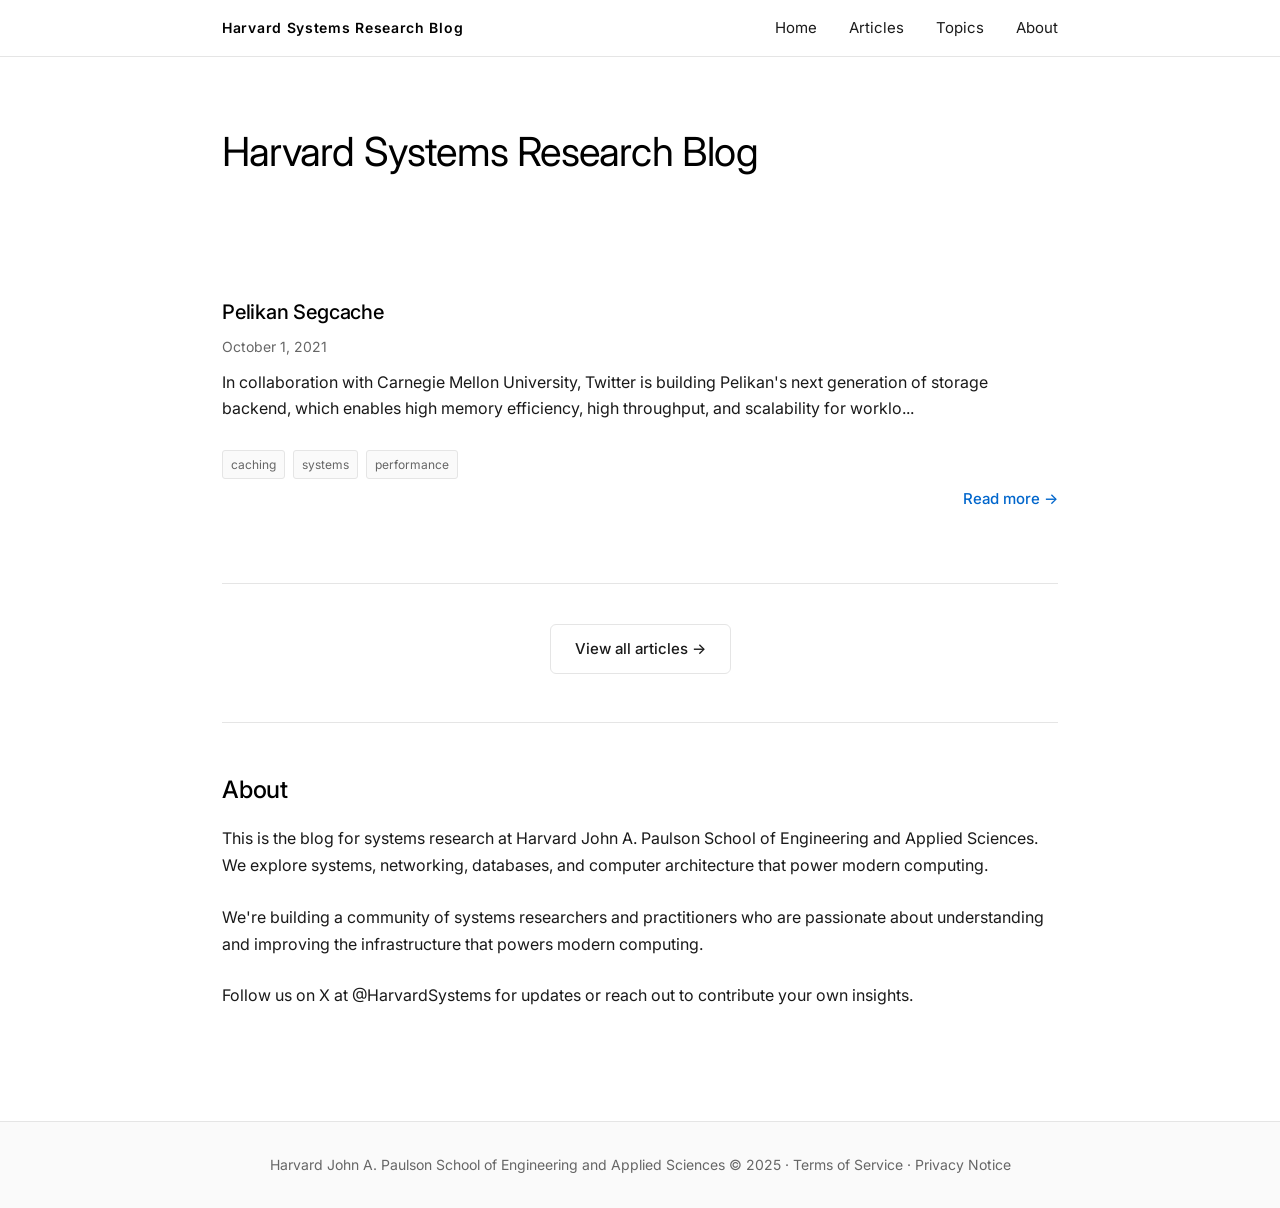
<file: index.html>
<!DOCTYPE html>
<html lang="en">
<head>
    <meta charset="UTF-8">
    <meta name="viewport" content="width=device-width, initial-scale=1.0">
    <title>Harvard Systems Research Blog</title>
    <link rel="stylesheet" href="styles.css">
    <link rel="preconnect" href="https://fonts.googleapis.com">
    <link rel="preconnect" href="https://fonts.gstatic.com" crossorigin>
    <link href="https://fonts.googleapis.com/css2?family=Inter:wght@300;400;500;600;700&display=swap" rel="stylesheet">
</head>
<body>
    <nav class="navbar">
        <div class="nav-container">
            <div class="nav-logo"><a href="index.html">Harvard Systems Research Blog</a></div>
            <div class="nav-links">
                <a href="index.html">Home</a>
                <a href="articles.html">Articles</a>
                <a href="topics.html">Topics</a>
                <a href="index.html#about">About</a>
            </div>
        </div>
    </nav>
    <header class="hero">
        <div class="container">
            <h1 class="hero-title">Harvard Systems Research Blog</h1>
        </div>
    </header>

    <main class="container">
        <section id="articles" class="articles-section">
            <div class="articles-grid">
                <a href="articles/example/segcache.html" class="article-card-link">
                    <article class="article-card">
                        <h3>Pelikan Segcache</h3>
                        <p class="article-date">October 1, 2021</p>
                        <p class="article-excerpt">
                            In collaboration with Carnegie Mellon University, Twitter is building Pelikan's next generation of storage backend, which enables high memory efficiency, high throughput, and scalability for worklo...
                        </p>
                        <div class="card-tags"><span class="card-tag">caching</span> <span class="card-tag">systems</span> <span class="card-tag">performance</span></div>
                        <span class="read-more">Read more →</span>
                    </article>
                </a>

            </div>
            <div class="view-all-container">
                <a href="articles.html" class="view-all-link">View all articles →</a>
            </div>
        </section>

        <section id="about" class="join-section">
            <h2>About</h2>
            <p class="join-text">
                This is the blog for systems research at Harvard John A. Paulson School of Engineering and Applied Sciences. 
                We explore systems, networking, databases, and computer architecture that power 
                modern computing.
            </p>
            <p class="join-text">
                We're building a community of systems researchers and practitioners who are passionate 
                about understanding and improving the infrastructure that powers modern computing.
            </p>
            <p class="join-text">
                Follow us on X at @HarvardSystems for updates or reach out to contribute your own insights.
            </p>
        </section>
    </main>

    <footer class="footer">
        <div class="container">
            <p>Harvard John A. Paulson School of Engineering and Applied Sciences © 2025 · Terms of Service · Privacy Notice</p>
        </div>
    </footer>
</body>
</html>
</file>
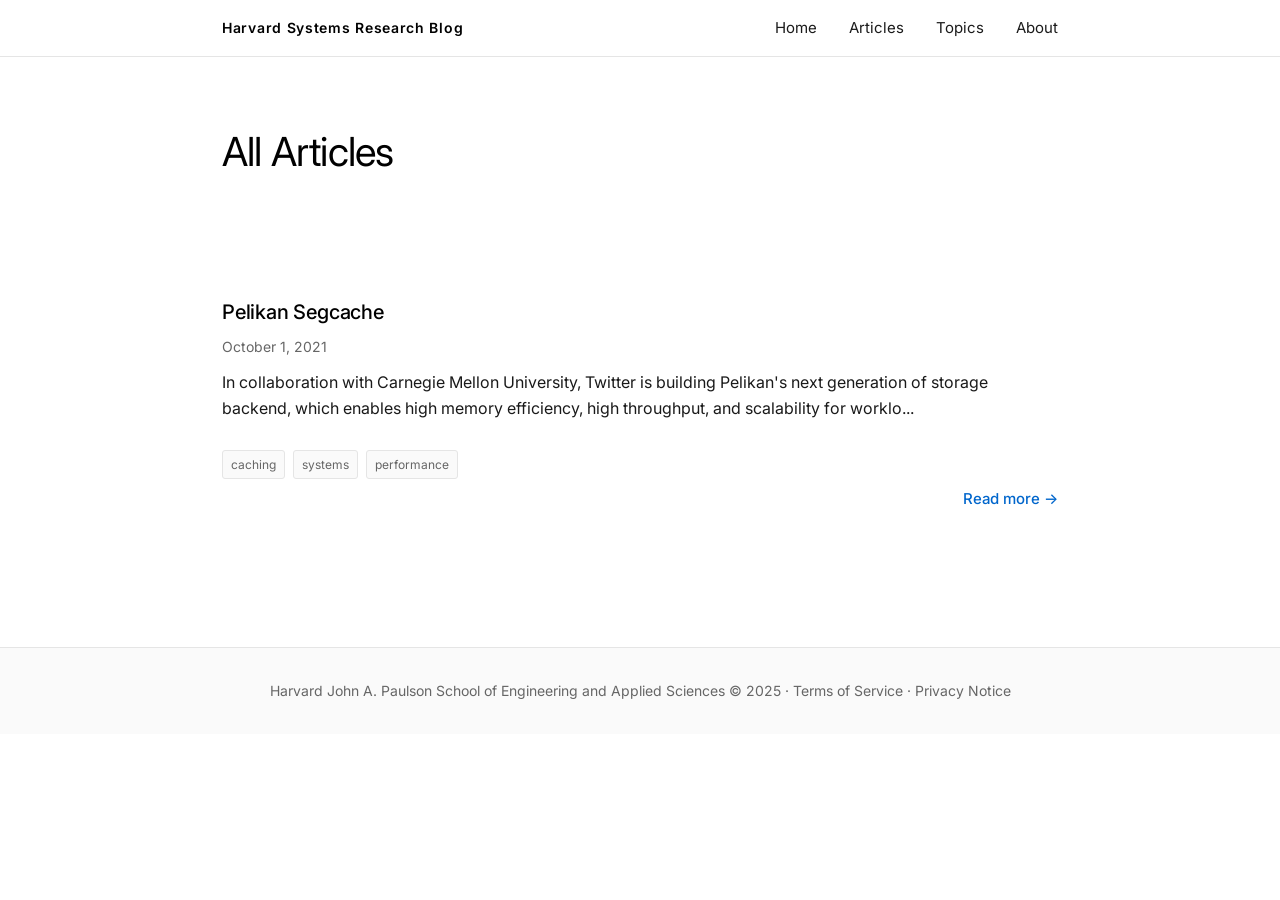
<file: articles.html>
<!DOCTYPE html>
<html lang="en">
<head>
    <meta charset="UTF-8">
    <meta name="viewport" content="width=device-width, initial-scale=1.0">
    <title>All Articles - Harvard Systems Research Blog</title>
    <link rel="stylesheet" href="styles.css">
    <link rel="preconnect" href="https://fonts.googleapis.com">
    <link rel="preconnect" href="https://fonts.gstatic.com" crossorigin>
    <link href="https://fonts.googleapis.com/css2?family=Inter:wght@300;400;500;600;700&display=swap" rel="stylesheet">
</head>
<body>
    <nav class="navbar">
        <div class="nav-container">
            <div class="nav-logo"><a href="index.html">Harvard Systems Research Blog</a></div>
            <div class="nav-links">
                <a href="index.html">Home</a>
                <a href="articles.html">Articles</a>
                <a href="topics.html">Topics</a>
                <a href="index.html#about">About</a>
            </div>
        </div>
    </nav>
    <header class="hero">
        <div class="container">
            <h1 class="hero-title">All Articles</h1>
        </div>
    </header>

    <main class="container">
        <section id="articles" class="articles-section">
            <div class="articles-grid">
                <a href="articles/example/segcache.html" class="article-card-link">
                    <article class="article-card">
                        <h3>Pelikan Segcache</h3>
                        <p class="article-date">October 1, 2021</p>
                        <p class="article-excerpt">
                            In collaboration with Carnegie Mellon University, Twitter is building Pelikan's next generation of storage backend, which enables high memory efficiency, high throughput, and scalability for worklo...
                        </p>
                        <div class="card-tags"><span class="card-tag">caching</span> <span class="card-tag">systems</span> <span class="card-tag">performance</span></div>
                        <span class="read-more">Read more →</span>
                    </article>
                </a>

            </div>
        </section>
    </main>

    <footer class="footer">
        <div class="container">
            <p>Harvard John A. Paulson School of Engineering and Applied Sciences © 2025 · Terms of Service · Privacy Notice</p>
        </div>
    </footer>
</body>
</html>
</file>
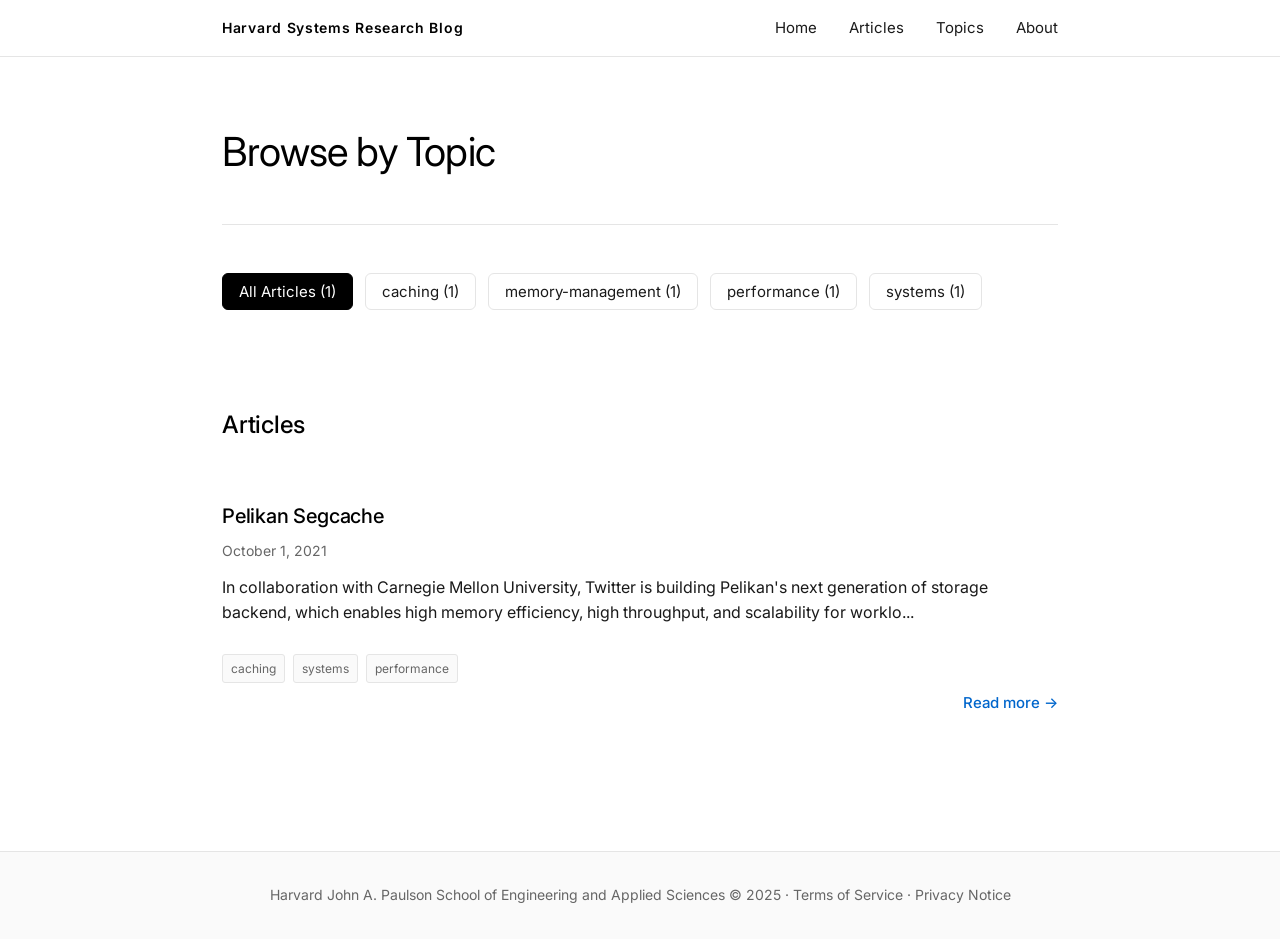
<file: topics.html>
<!DOCTYPE html>
<html lang="en">
<head>
    <meta charset="UTF-8">
    <meta name="viewport" content="width=device-width, initial-scale=1.0">
    <title>Topics - Harvard Systems Research Blog</title>
    <link rel="stylesheet" href="styles.css">
    <link rel="preconnect" href="https://fonts.googleapis.com">
    <link rel="preconnect" href="https://fonts.gstatic.com" crossorigin>
    <link href="https://fonts.googleapis.com/css2?family=Inter:wght@300;400;500;600;700&display=swap" rel="stylesheet">
</head>
<body>
    <nav class="navbar">
        <div class="nav-container">
            <div class="nav-logo"><a href="index.html">Harvard Systems Research Blog</a></div>
            <div class="nav-links">
                <a href="index.html">Home</a>
                <a href="articles.html">Articles</a>
                <a href="topics.html">Topics</a>
                <a href="index.html#about">About</a>
            </div>
        </div>
    </nav>
    <header class="hero">
        <div class="container">
            <h1 class="hero-title">Browse by Topic</h1>
        </div>
    </header>

    <main class="container">
        <section class="tags-section">
            <div class="tags-container">
                <button class="tag-filter active" data-tag="all">All Articles (1)</button>
                <button class="tag-filter" data-tag="caching">caching (1)</button>
                <button class="tag-filter" data-tag="memory-management">memory-management (1)</button>
                <button class="tag-filter" data-tag="performance">performance (1)</button>
                <button class="tag-filter" data-tag="systems">systems (1)</button>
            </div>
        </section>

        <section id="articles" class="articles-section">
            <h2>Articles</h2>
            <div class="articles-grid">
                <a href="articles/example/segcache.html" class="article-card-link">
                    <article class="article-card" data-tags="caching systems performance memory-management">
                        <h3>Pelikan Segcache</h3>
                        <p class="article-date">October 1, 2021</p>
                        <p class="article-excerpt">
                            In collaboration with Carnegie Mellon University, Twitter is building Pelikan's next generation of storage backend, which enables high memory efficiency, high throughput, and scalability for worklo...
                        </p>
                        <div class="card-tags"><span class="card-tag">caching</span> <span class="card-tag">systems</span> <span class="card-tag">performance</span></div>
                        <span class="read-more">Read more →</span>
                    </article>
                </a>

            </div>
        </section>
    </main>

    <footer class="footer">
        <div class="container">
            <p>Harvard John A. Paulson School of Engineering and Applied Sciences © 2025 · Terms of Service · Privacy Notice</p>
        </div>
    </footer>
    <script>
        // Tag filtering functionality
        const tagFilters = document.querySelectorAll('.tag-filter');
        const articleCards = document.querySelectorAll('.article-card');
        
        tagFilters.forEach(filter => {
            filter.addEventListener('click', () => {
                // Update active state
                tagFilters.forEach(f => f.classList.remove('active'));
                filter.classList.add('active');
                
                const selectedTag = filter.dataset.tag;
                
                // Filter articles
                articleCards.forEach(card => {
                    const cardTags = card.dataset.tags || '';
                    if (selectedTag === 'all' || cardTags.includes(selectedTag)) {
                        card.style.display = '';
                    } else {
                        card.style.display = 'none';
                    }
                });
            });
        });
    </script>
</body>
</html>
</file>
<file: styles.css>
/* Reset and Base Styles */
* {
    margin: 0;
    padding: 0;
    box-sizing: border-box;
}

:root {
    --primary-bg: #ffffff;
    --secondary-bg: #fafafa;
    --text-primary: #1a1a1a;
    --text-secondary: #666666;
    --text-emphasis: #000000;
    --accent-color: #0066cc;
    --border-color: #e5e5e5;
    --max-width: 900px;
}

body {
    font-family: 'Inter', -apple-system, BlinkMacSystemFont, 'Segoe UI', Roboto, Oxygen, Ubuntu, Cantarell, sans-serif;
    font-size: 16px;
    line-height: 1.6;
    color: var(--text-primary);
    background-color: var(--primary-bg);
    -webkit-font-smoothing: antialiased;
    -moz-osx-font-smoothing: grayscale;
}

/* Navigation */
.navbar {
    position: fixed;
    top: 0;
    left: 0;
    right: 0;
    background: var(--primary-bg);
    border-bottom: 1px solid var(--border-color);
    z-index: 1000;
    padding: 1rem 0;
}

.nav-container {
    max-width: var(--max-width);
    margin: 0 auto;
    padding: 0 2rem;
    display: flex;
    justify-content: space-between;
    align-items: center;
}

.nav-logo {
    font-size: 0.875rem;
    font-weight: 600;
    letter-spacing: 0.05em;
    color: var(--text-emphasis);
}

.nav-logo a {
    color: inherit;
    text-decoration: none;
}

.nav-links {
    display: flex;
    gap: 2rem;
}

.nav-links a {
    color: var(--text-primary);
    text-decoration: none;
    font-size: 0.9375rem;
    font-weight: 400;
    transition: color 0.2s ease;
}

.nav-links a:hover {
    color: var(--accent-color);
}

/* Hero Section */
.hero {
    margin-top: 80px;
    padding: 3rem 0;
    background: var(--primary-bg);
}

.hero-title {
    font-size: 2.5rem;
    font-weight: 400;
    letter-spacing: -0.02em;
    line-height: 1.2;
    color: var(--text-emphasis);
}

/* Container */
.container {
    max-width: var(--max-width);
    margin: 0 auto;
    padding: 0 2rem;
}

/* Intro Section */
.intro-section {
    padding: 3rem 0;
    border-bottom: 1px solid var(--border-color);
}

.intro-text {
    font-size: 1.0625rem;
    line-height: 1.7;
    color: var(--text-primary);
    margin-bottom: 1.5rem;
}

.intro-text:last-child {
    margin-bottom: 0;
}

/* Principles Section */
.principles {
    padding: 3rem 0;
}

.principle {
    margin-bottom: 4rem;
}

.principle:last-child {
    margin-bottom: 0;
}

.principle h2 {
    font-size: 1.5rem;
    font-weight: 500;
    color: var(--text-emphasis);
    margin-bottom: 1rem;
    letter-spacing: -0.01em;
}

.principle-emphasis {
    font-style: italic;
    font-size: 1rem;
    color: var(--text-secondary);
    margin-bottom: 0.75rem;
}

.principle-text {
    font-size: 1rem;
    line-height: 1.7;
    color: var(--text-primary);
    margin-bottom: 1.5rem;
}

.principle-text:last-child {
    margin-bottom: 0;
}

/* Tags Section */
.tags-section {
    padding: 3rem 0;
    border-top: 1px solid var(--border-color);
}

.tags-section h2 {
    font-size: 1.5rem;
    font-weight: 500;
    color: var(--text-emphasis);
    margin-bottom: 1.5rem;
    letter-spacing: -0.01em;
}

.tags-container {
    display: flex;
    flex-wrap: wrap;
    gap: 0.75rem;
}

.tag-filter {
    padding: 0.5rem 1rem;
    background: var(--primary-bg);
    color: var(--text-primary);
    border: 1px solid var(--border-color);
    border-radius: 6px;
    font-size: 0.9375rem;
    font-family: inherit;
    cursor: pointer;
    transition: all 0.2s ease;
}

.tag-filter:hover {
    border-color: var(--text-secondary);
    background: var(--secondary-bg);
}

.tag-filter.active {
    background: var(--text-emphasis);
    color: var(--primary-bg);
    border-color: var(--text-emphasis);
}

.card-tags {
    display: flex;
    flex-wrap: wrap;
    gap: 0.5rem;
    margin-top: 0.75rem;
}

.card-tag {
    display: inline-block;
    padding: 0.25rem 0.5rem;
    background: var(--secondary-bg);
    color: var(--text-secondary);
    font-size: 0.75rem;
    border-radius: 3px;
    border: 1px solid var(--border-color);
}

/* Articles Section */
.articles-section {
    padding: 3rem 0;
}

.articles-section h2 {
    font-size: 1.5rem;
    font-weight: 500;
    color: var(--text-emphasis);
    margin-bottom: 2rem;
    letter-spacing: -0.01em;
}

.articles-grid {
    display: grid;
    gap: 0;
}

.article-card-link {
    text-decoration: none;
    color: inherit;
    display: block;
}

.article-card {
    padding: 1.5rem 0;
    border-bottom: 1px solid var(--border-color);
    transition: opacity 0.2s ease;
    cursor: pointer;
    display: flex;
    flex-direction: column;
}

.article-card-link:last-child .article-card {
    border-bottom: none;
}

.article-card:hover {
    opacity: 0.8;
}

.article-card h3 {
    font-size: 1.25rem;
    font-weight: 500;
    color: var(--text-emphasis);
    margin-bottom: 0.5rem;
    letter-spacing: -0.01em;
}

.article-date {
    font-size: 0.875rem;
    color: var(--text-secondary);
    margin-bottom: 0.75rem;
}

.article-excerpt {
    font-size: 1rem;
    line-height: 1.6;
    color: var(--text-primary);
    margin-bottom: 1rem;
}

.read-more {
    display: block;
    font-size: 0.9375rem;
    color: var(--accent-color);
    font-weight: 500;
    transition: color 0.2s ease;
    text-align: right;
    margin-top: 0.5rem;
}

.article-card:hover .read-more {
    color: var(--text-emphasis);
}

.view-all-container {
    text-align: center;
    margin-top: 3rem;
    padding-top: 2.5rem;
    border-top: 1px solid var(--border-color);
}

.view-all-link {
    display: inline-block;
    font-size: 0.9375rem;
    color: var(--text-primary);
    text-decoration: none;
    font-weight: 500;
    padding: 0.75rem 1.5rem;
    border: 1px solid var(--border-color);
    border-radius: 6px;
    transition: all 0.2s ease;
    background: var(--primary-bg);
}

.view-all-link:hover {
    background: var(--text-emphasis);
    color: var(--primary-bg);
    border-color: var(--text-emphasis);
}

/* Join Section */
.join-section {
    padding: 3rem 0;
    border-top: 1px solid var(--border-color);
}

.join-section h2 {
    font-size: 1.5rem;
    font-weight: 500;
    color: var(--text-emphasis);
    margin-bottom: 1rem;
    letter-spacing: -0.01em;
}

.join-text {
    font-size: 1rem;
    line-height: 1.7;
    color: var(--text-primary);
    margin-bottom: 1.5rem;
}

.join-text:last-child {
    margin-bottom: 0;
}

/* Footer */
.footer {
    margin-top: 4rem;
    padding: 2rem 0;
    border-top: 1px solid var(--border-color);
    background: var(--secondary-bg);
}

.footer p {
    font-size: 0.875rem;
    color: var(--text-secondary);
    text-align: center;
}

/* Responsive Design */
@media (max-width: 768px) {
    .nav-container {
        padding: 0 1.5rem;
    }

    .container {
        padding: 0 1.5rem;
    }

    .hero-title {
        font-size: 2rem;
    }

    .nav-links {
        gap: 1.5rem;
    }

    .nav-links a {
        font-size: 0.875rem;
    }
}

@media (max-width: 480px) {
    .nav-logo {
        font-size: 0.75rem;
    }

    .nav-links {
        gap: 1rem;
    }

    .nav-links a {
        font-size: 0.8125rem;
    }

    .hero-title {
        font-size: 1.75rem;
    }

    .intro-text,
    .principle-text,
    .article-excerpt {
        font-size: 0.9375rem;
    }

    .container {
        padding: 0 1rem;
    }
}
</file>
